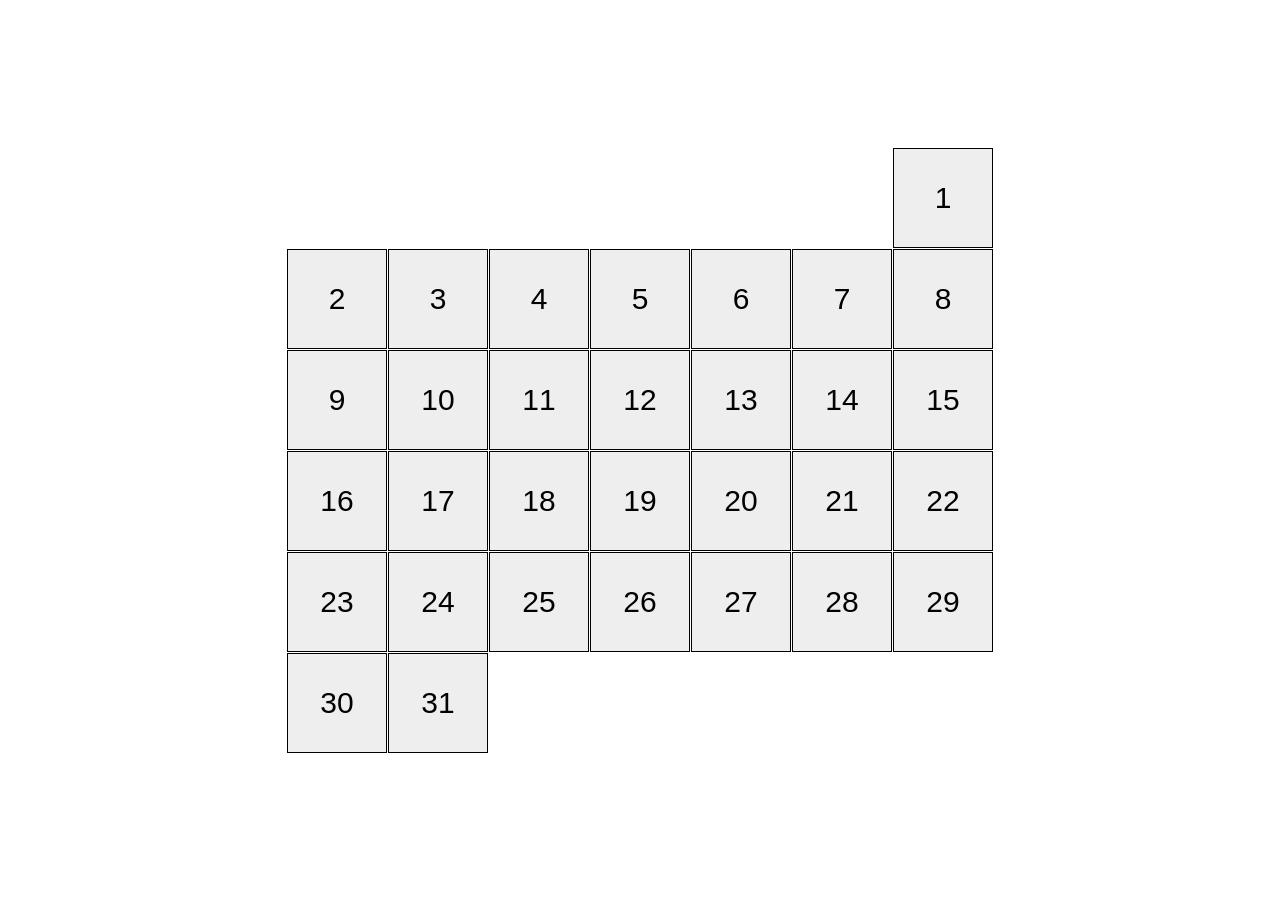
<file: index.html>
<!doctype html><html lang="en"><head><meta charset="utf-8"><meta name="viewport" content="width=device-width, initial-scale=1.0"><title>Calendar</title><link rel="stylesheet" href="index.ee8071cc.css"></head><body class="body"> <div class="calendar calendar--month-length-31 calendar--start-day-sun"> <div class="calendar__day"></div> <div class="calendar__day"></div> <div class="calendar__day"></div> <div class="calendar__day"></div> <div class="calendar__day"></div> <div class="calendar__day"></div> <div class="calendar__day"></div> <div class="calendar__day"></div> <div class="calendar__day"></div> <div class="calendar__day"></div> <div class="calendar__day"></div> <div class="calendar__day"></div> <div class="calendar__day"></div> <div class="calendar__day"></div> <div class="calendar__day"></div> <div class="calendar__day"></div> <div class="calendar__day"></div> <div class="calendar__day"></div> <div class="calendar__day"></div> <div class="calendar__day"></div> <div class="calendar__day"></div> <div class="calendar__day"></div> <div class="calendar__day"></div> <div class="calendar__day"></div> <div class="calendar__day"></div> <div class="calendar__day"></div> <div class="calendar__day"></div> <div class="calendar__day"></div> <div class="calendar__day"></div> <div class="calendar__day"></div> <div class="calendar__day"></div> </div> </body></html>
</file>
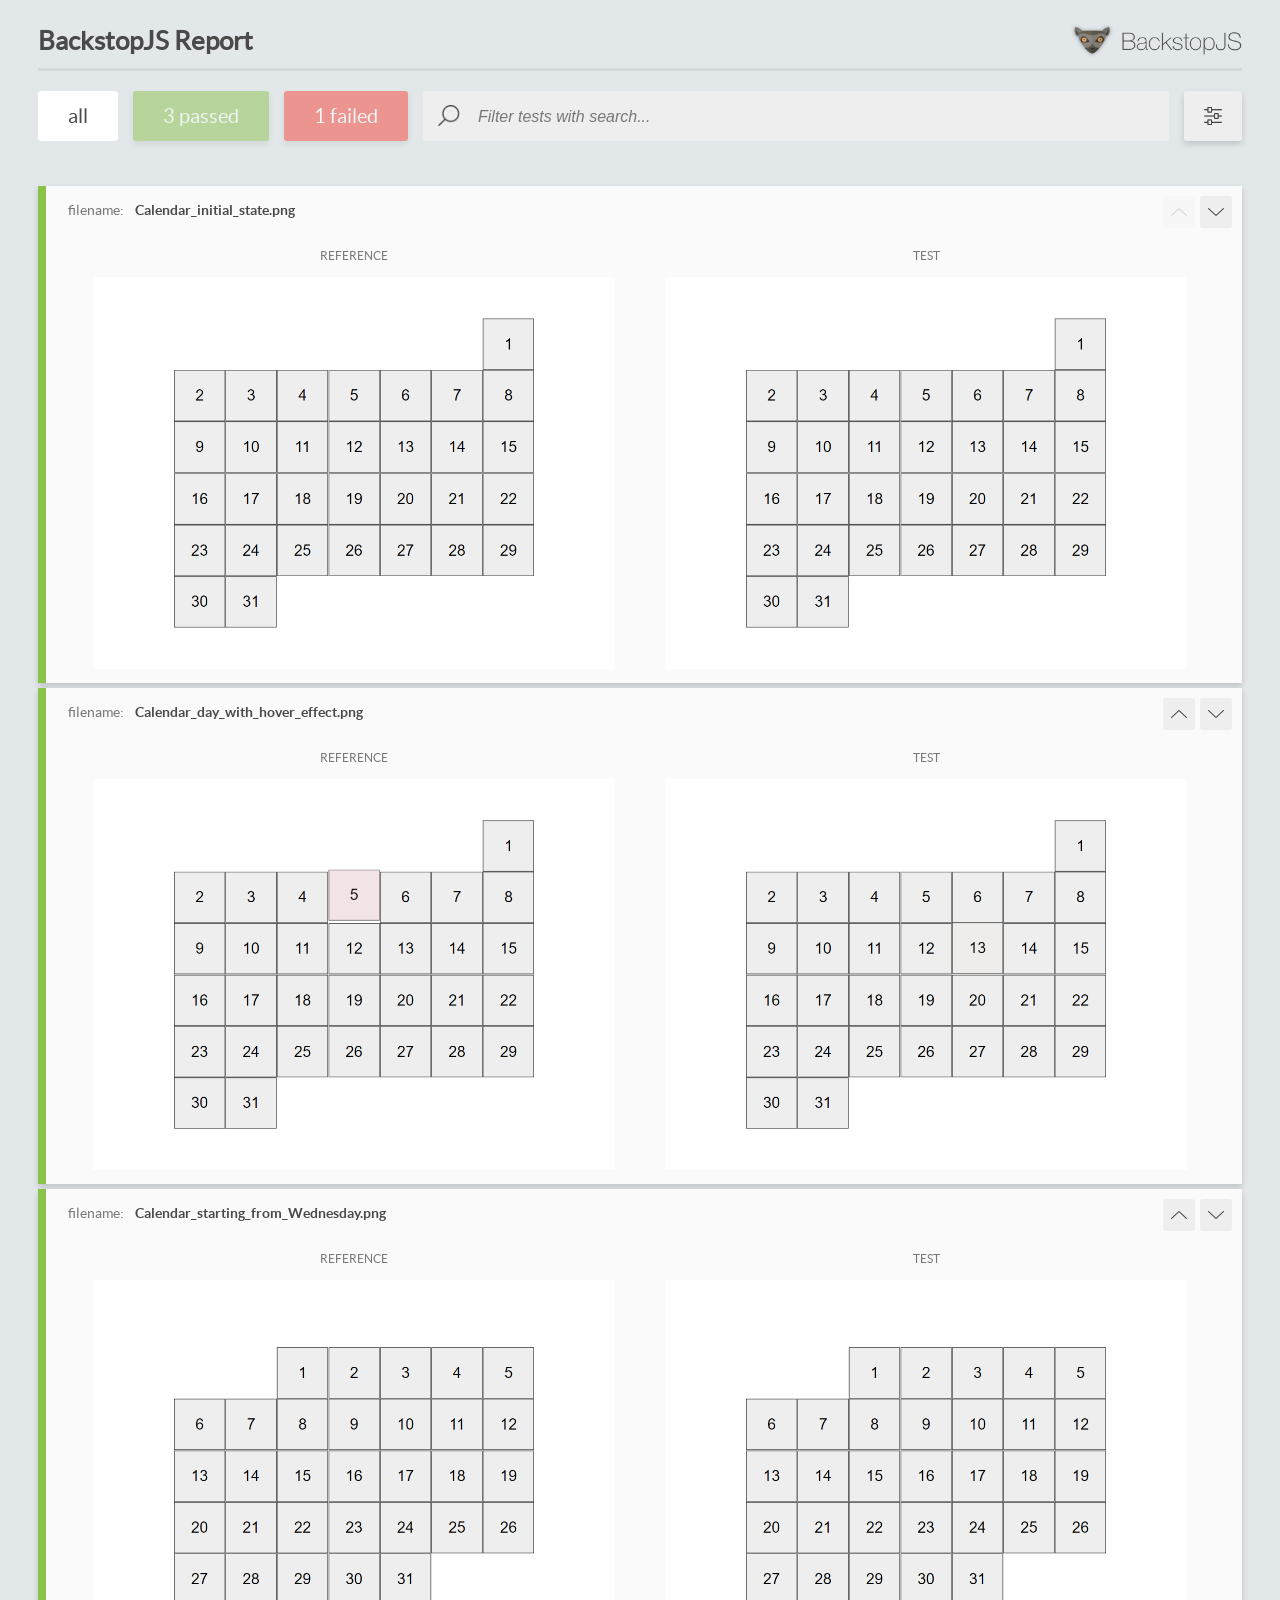
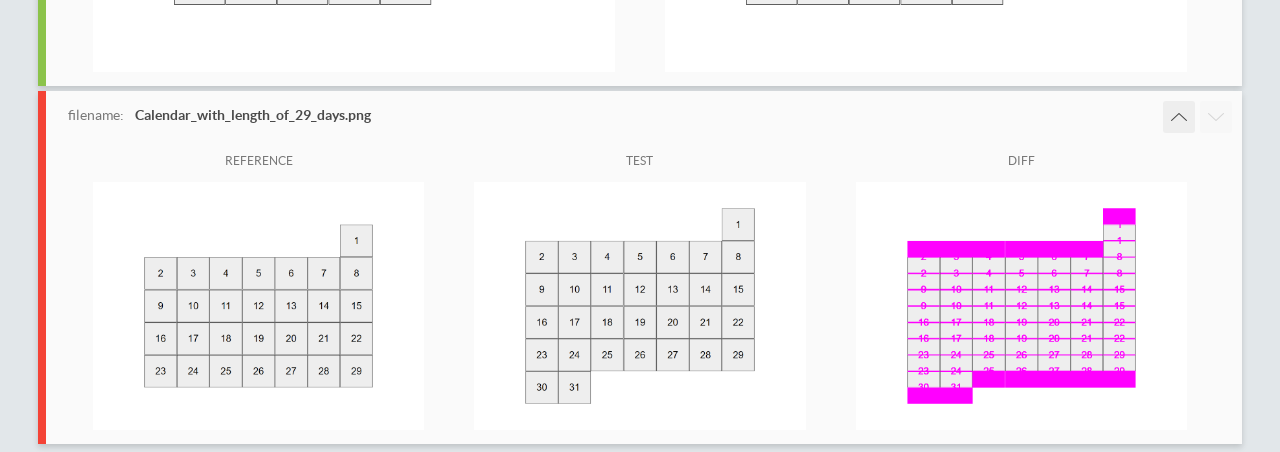
<file: report/html_report/index.html>
<!DOCTYPE html>
<html>
  <head>
    <meta charset="utf-8">
    <!-- Disable Cache -->
    <meta http-equiv="Cache-Control" content="no-cache, no-store, must-revalidate">
    <meta http-equiv="Pragma" content="no-cache">
    <meta http-equiv="Expires" content="0">

    <title>BackstopJS Report</title>

    <style>
      @font-face {
          font-family: 'latoregular';
          src: url('./assets/fonts/lato-regular-webfont.woff2') format('woff2'),
              url('./assets/fonts/lato-regular-webfont.woff') format('woff');
          font-weight: 400;
          font-style: normal;
      }
      @font-face {
          font-family: 'latobold';
          src: url('./assets/fonts/lato-bold-webfont.woff2') format('woff2'),
              url('./assets/fonts/lato-bold-webfont.woff') format('woff');
          font-weight: 700;
          font-style: normal;
      }

      .ReactModal__Body--open {
          overflow: hidden;
      }
      .ReactModal__Body--open .header {
        display: none;
      }

    </style>
  </head>
  <body style="background-color: #E2E7EA">
    <div id="root">

    </div>
    <script>
      function report (report) { // eslint-disable-line no-unused-vars
        window.tests = report;
      }
    </script>
    <script src="config.js"></script>
    <script src="index_bundle.js"></script>
  </body>
</html>
</file>
<file: index.ee8071cc.css>
.body{justify-content:center;align-items:center;height:100vh;margin:0;display:flex}.calendar{flex-wrap:wrap;gap:1px;width:706px;display:flex}.calendar__day{box-sizing:border-box;background-color:#eee;border:1px solid #000;justify-content:center;align-items:center;width:100px;height:100px;display:flex}.calendar__day:hover{cursor:pointer;background-color:#ffbfcb;transition-duration:.5s;transform:translateY(-20px)}.calendar .calendar__day:first-child:before{content:"1";font-family:Arial,sans-serif;font-size:30px}.calendar .calendar__day:nth-child(2):before{content:"2";font-family:Arial,sans-serif;font-size:30px}.calendar .calendar__day:nth-child(3):before{content:"3";font-family:Arial,sans-serif;font-size:30px}.calendar .calendar__day:nth-child(4):before{content:"4";font-family:Arial,sans-serif;font-size:30px}.calendar .calendar__day:nth-child(5):before{content:"5";font-family:Arial,sans-serif;font-size:30px}.calendar .calendar__day:nth-child(6):before{content:"6";font-family:Arial,sans-serif;font-size:30px}.calendar .calendar__day:nth-child(7):before{content:"7";font-family:Arial,sans-serif;font-size:30px}.calendar .calendar__day:nth-child(8):before{content:"8";font-family:Arial,sans-serif;font-size:30px}.calendar .calendar__day:nth-child(9):before{content:"9";font-family:Arial,sans-serif;font-size:30px}.calendar .calendar__day:nth-child(10):before{content:"10";font-family:Arial,sans-serif;font-size:30px}.calendar .calendar__day:nth-child(11):before{content:"11";font-family:Arial,sans-serif;font-size:30px}.calendar .calendar__day:nth-child(12):before{content:"12";font-family:Arial,sans-serif;font-size:30px}.calendar .calendar__day:nth-child(13):before{content:"13";font-family:Arial,sans-serif;font-size:30px}.calendar .calendar__day:nth-child(14):before{content:"14";font-family:Arial,sans-serif;font-size:30px}.calendar .calendar__day:nth-child(15):before{content:"15";font-family:Arial,sans-serif;font-size:30px}.calendar .calendar__day:nth-child(16):before{content:"16";font-family:Arial,sans-serif;font-size:30px}.calendar .calendar__day:nth-child(17):before{content:"17";font-family:Arial,sans-serif;font-size:30px}.calendar .calendar__day:nth-child(18):before{content:"18";font-family:Arial,sans-serif;font-size:30px}.calendar .calendar__day:nth-child(19):before{content:"19";font-family:Arial,sans-serif;font-size:30px}.calendar .calendar__day:nth-child(20):before{content:"20";font-family:Arial,sans-serif;font-size:30px}.calendar .calendar__day:nth-child(21):before{content:"21";font-family:Arial,sans-serif;font-size:30px}.calendar .calendar__day:nth-child(22):before{content:"22";font-family:Arial,sans-serif;font-size:30px}.calendar .calendar__day:nth-child(23):before{content:"23";font-family:Arial,sans-serif;font-size:30px}.calendar .calendar__day:nth-child(24):before{content:"24";font-family:Arial,sans-serif;font-size:30px}.calendar .calendar__day:nth-child(25):before{content:"25";font-family:Arial,sans-serif;font-size:30px}.calendar .calendar__day:nth-child(26):before{content:"26";font-family:Arial,sans-serif;font-size:30px}.calendar .calendar__day:nth-child(27):before{content:"27";font-family:Arial,sans-serif;font-size:30px}.calendar .calendar__day:nth-child(28):before{content:"28";font-family:Arial,sans-serif;font-size:30px}.calendar .calendar__day:nth-child(29):before{content:"29";font-family:Arial,sans-serif;font-size:30px}.calendar .calendar__day:nth-child(30):before{content:"30";font-family:Arial,sans-serif;font-size:30px}.calendar .calendar__day:nth-child(31):before{content:"31";font-family:Arial,sans-serif;font-size:30px}.calendar--start-day-mon .calendar__day:first-child{margin-left:0}.calendar--start-day-tue .calendar__day:first-child{margin-left:101px}.calendar--start-day-wed .calendar__day:first-child{margin-left:202px}.calendar--start-day-thu .calendar__day:first-child{margin-left:303px}.calendar--start-day-fri .calendar__day:first-child{margin-left:404px}.calendar--start-day-sat .calendar__day:first-child{margin-left:505px}.calendar--start-day-sun .calendar__day:first-child{margin-left:606px}.calendar--month-length-28__day:nth-child(n+29),.calendar--month-length-29__day:nth-child(n+30),.calendar--month-length-30__day:nth-child(n+31),.calendar--month-length-31__day:nth-child(n+32){display:none}
/*# sourceMappingURL=index.ee8071cc.css.map */
</file>
